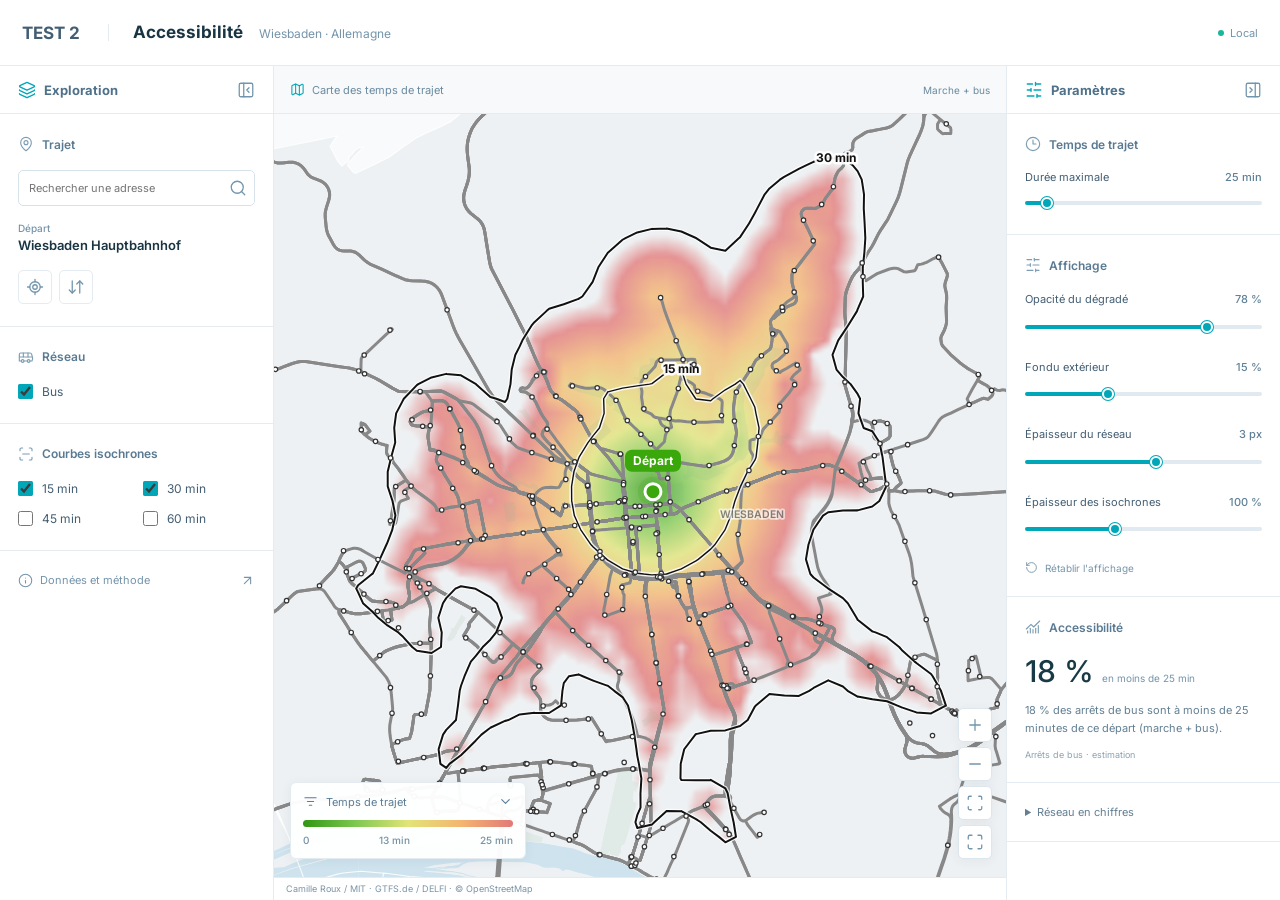
<file: wiesbaden/index.html>
<!doctype html>
<html lang="fr">
  <head>
    <meta charset="utf-8" />
    <meta name="viewport" content="width=device-width, initial-scale=1" />
    <title>TEST 2 · Accessibilité Wiesbaden</title>
    <meta name="description" content="Carte des temps de trajet en bus à Wiesbaden : choisissez un départ, toute la ville se colore selon le temps qu&#x27;il faut pour y aller (réseau Bus Wiesbaden / RMV)." />

    <link rel="canonical" href="https://gabrieloyarzun-wq.github.io/test-2-wiesbaden/wiesbaden/" />
    <meta name="theme-color" content="#00a7b9" />
    <link rel="icon" href="../test-2-icon.svg?v=1" type="image/svg+xml" />
    <meta name="author" content="Camille Roux" />
    <link rel="author" href="https://www.camilleroux.com/" />
    <meta property="og:type" content="website" />
    <meta property="og:locale" content="fr_FR" />
    <meta property="og:site_name" content="À portée de tram" />
    <meta property="og:title" content="TEST 2" />
    <meta property="og:description" content="Carte des temps de trajet en bus à Wiesbaden : choisissez un départ, toute la ville se colore selon le temps qu&#x27;il faut pour y aller (réseau Bus Wiesbaden / RMV)." />
    <meta property="og:url" content="https://gabrieloyarzun-wq.github.io/test-2-wiesbaden/wiesbaden/" />
    <meta property="og:image" content="https://gabrieloyarzun-wq.github.io/test-2-wiesbaden/og/wiesbaden.jpg?v=0" />
    <meta property="og:image:width" content="1200" />
    <meta property="og:image:height" content="630" />
    <meta property="og:image:alt" content="Carte de Wiesbaden colorée selon le temps de trajet en bus depuis Wiesbaden Hauptbahnhof, avec les isochrones 15 et 30 minutes." />
    <meta property="article:author" content="https://www.camilleroux.com/" />
    <meta property="article:published_time" content="2026-10-09T08:00:00+02:00" />
    <meta name="twitter:card" content="summary_large_image" />
    <meta name="twitter:title" content="TEST 2" />
    <meta name="twitter:description" content="Carte des temps de trajet en bus à Wiesbaden : choisissez un départ, toute la ville se colore selon le temps qu&#x27;il faut pour y aller (réseau Bus Wiesbaden / RMV)." />
    <meta name="twitter:image" content="https://gabrieloyarzun-wq.github.io/test-2-wiesbaden/og/wiesbaden.jpg?v=0" />
    <script type="application/ld+json">
    {
      "@context": "https://schema.org",
      "@graph": [
        {
          "@type": "WebApplication",
          "name": "Wiesbaden à portée de bus",
          "url": "https://gabrieloyarzun-wq.github.io/test-2-wiesbaden/wiesbaden/",
          "description": "Carte des temps de trajet en bus à Wiesbaden : choisissez un départ, toute la ville se colore selon le temps qu'il faut pour y aller (réseau Bus Wiesbaden / RMV).",
          "inLanguage": "fr",
          "applicationCategory": "TravelApplication",
          "operatingSystem": "Web",
          "isAccessibleForFree": true,
          "image": "https://gabrieloyarzun-wq.github.io/test-2-wiesbaden/og/wiesbaden.jpg",
          "author": {
            "@id": "https://www.camilleroux.com/#me"
          },
          "spatialCoverage": {
            "@type": "Place",
            "name": "Wiesbaden et communes voisines"
          },
          "isBasedOn": [
            "https://castrio.me/nyc/",
            "https://julesgrandin.github.io/paris-temps-transport/"
          ],
          "datePublished": "2026-10-09",
          "dateModified": "2026-10-09"
        },
        {
          "@type": "BreadcrumbList",
          "itemListElement": [
            {
              "@type": "ListItem",
              "position": 1,
              "name": "À portée de tram",
              "item": "https://gabrieloyarzun-wq.github.io/test-2-wiesbaden/"
            },
            {
              "@type": "ListItem",
              "position": 2,
              "name": "Wiesbaden",
              "item": "https://gabrieloyarzun-wq.github.io/test-2-wiesbaden/wiesbaden/"
            }
          ]
        },
        {
          "@type": "FAQPage",
          "mainEntity": [
            {
              "@type": "Question",
              "name": "Combien de temps faut-il pour traverser Wiesbaden en bus ?",
              "acceptedAnswer": {
                "@type": "Answer",
                "text": "Depuis le centre (Wiesbaden Hauptbahnhof), 7 % des arrêts de bus sont à moins de 15 minutes et 24 % à moins de 30 minutes, marche et attente comprises. La plus éloignée, Eltville Bahnhof Bussteig B, est à environ 140 minutes."
              }
            },
            {
              "@type": "Question",
              "name": "Quelle est la fréquence des lignes de bus à Wiesbaden ?",
              "acceptedAnswer": {
                "@type": "Answer",
                "text": "En journée de semaine, l'intervalle moyen entre deux passages est de ligne 1 : 10,1 min, ligne 3 : 15 min, ligne 4 : 10 min, ligne 5 : 10,4 min, ligne 6 : 5 min, ligne 8 : 10,2 min, ligne 9 : 15 min, ligne E : 30 min, ligne 14 : 10 min, ligne 15 : 10 min, ligne 16 : 10,1 min, ligne 17 : 10,3 min, ligne 18 : 10,3 min, ligne 20 : 22,3 min, ligne 21 : 11,3 min, ligne 22 : 26 min, ligne 23 : 10,3 min, ligne 24 : 10,1 min, ligne 26 : 30 min, ligne 27 : 10,4 min, ligne 28 : 15 min, ligne 33 : 14,7 min, ligne 34 : 30 min, ligne 37 : 24,4 min, ligne 39 : 15 min, ligne 44 : 30 min, ligne 45 : 14,4 min, ligne 46 : 30 min, ligne 47 : 30 min, ligne 48 : 22,3 min, ligne 49 : 23,6 min, ligne 54 : 15 min, ligne 55 : 26,9 min, ligne 56 : 15 min, ligne 57 : 14,9 min, ligne 58 : 15 min, ligne 60 : 15 min, ligne 62 : 7,5 min, ligne 63 : 30 min, ligne 64 : 15 min, ligne 65 : 15 min, ligne 66 : 10 min, ligne 67 : 30 min, ligne 68 : 15 min, ligne 69 : 30 min, ligne 70 : 15 min, ligne 71 : 15 min, ligne 74 : 15 min, ligne 75 : 30 min, ligne 76 : 15 min, ligne 78 : 15,3 min, ligne 79 : 30 min, ligne 80 : 15 min, ligne 81 : 15 min, ligne 90 : 10 min, ligne 91 : 10 min, ligne 92 : 10 min, ligne 93 : 10 min, ligne E5 : 10 min, ligne E6 : 30 min, ligne E8 : 10 min, ligne N2 : 10 min, ligne N3 : 10 min, ligne N4 : 10 min, ligne N5 : 10 min, ligne N9 : 10 min, ligne 171 : 30 min, ligne 262 : 15 min, ligne 269 : 30 min, ligne 271 : 30 min, ligne 272 : 30 min, ligne 273 : 30 min, ligne 274 : 30 min, ligne 275 : 30 min, ligne 611 : 30 min, ligne 612 : 30 min, ligne 613 : 30 min, ligne 614 : 30 min, ligne 625 : 30 min, ligne 626 : 30 min, ligne 630 : 13,2 min, ligne 640 : 15,9 min, ligne 652 : 30 min, ligne 653 : 30 min, ligne 654 : 30 min, ligne 656 : 30 min, ligne 660 : 15,9 min, ligne E22 : 30 min, ligne E47 : 10 min, ligne E48 : 30 min, ligne N10 : 10 min, ligne N11 : 10 min, ligne N12 : 10 min, ligne N13 : 10 min, ligne X26 : 30 min, ligne X72 : 30 min, ligne X76 : 30 min, ligne X79 : 30 min, ligne SEV50 : 9,5 min, ligne SEV51 : 12,8 min, ligne SEV52 : 9,8 min, ligne SEV53 : 7,5 min. La ligne la plus fréquente est la 6, avec un passage toutes les 5 minutes environ."
              }
            },
            {
              "@type": "Question",
              "name": "D'où viennent les horaires utilisés ?",
              "acceptedAnswer": {
                "@type": "Answer",
                "text": "Des horaires théoriques publiés par le réseau Bus Wiesbaden / RMV (format GTFS, CC BY 4.0), téléchargés le 9 octobre 2026 et valables jusqu'au 2 novembre 2026. Les temps correspondent au mardi 13 octobre 2026, entre 7 h et 20 h."
              }
            },
            {
              "@type": "Question",
              "name": "Les bus sont-ils pris en compte à Wiesbaden ?",
              "acceptedAnswer": {
                "@type": "Answer",
                "text": "Oui, en option : cochez « Bus » sous la carte. Par défaut, seuls les bus sont affichés. L'attente aux arrêts de bus peu fréquentés est plafonnée à 15 minutes."
              }
            },
            {
              "@type": "Question",
              "name": "Comment les temps de trajet sont-ils calculés ?",
              "acceptedAnswer": {
                "@type": "Answer",
                "text": "Pour chaque trajet : marche jusqu'à l'arrêt à 4,5 km/h, attente égale à la moitié de l'intervalle entre deux passages, durée prévue entre les arrêts, correspondances avec 1,5 minute de marche. Pas de temps réel ni de perturbations : c'est la ville « sur le papier »."
              }
            },
            {
              "@type": "Question",
              "name": "Qui a réalisé cette carte de Wiesbaden ?",
              "acceptedAnswer": {
                "@type": "Answer",
                "text": "L'idée vient du NYC Transit Time Cartogram d'Anthony Castrio, adapté ensuite à Paris par Jules Grandin (« C'est encore loin ? »). Ces cartes sont réalisées par Camille Roux, développeur et co-fondateur de Human Coders à Montpellier, qui présente ses autres réalisations et sa veille tech hebdomadaire sur camilleroux.com. Le code est ouvert sur GitHub."
              }
            }
          ]
        },
        {
          "@type": "Person",
          "@id": "https://www.camilleroux.com/#me",
          "name": "Camille Roux",
          "url": "https://www.camilleroux.com/",
          "image": "https://www.camilleroux.com/content/images/size/w256h256/format/jpeg/2025/05/camillecouleur---lowres-2.jpg",
          "jobTitle": "Développeur, co-fondateur de Human Coders",
          "worksFor": {
            "@type": "Organization",
            "name": "Human Coders",
            "url": "https://www.humancoders.com/"
          },
          "address": {
            "@type": "PostalAddress",
            "addressLocality": "Montpellier",
            "addressCountry": "FR"
          },
          "sameAs": [
            "https://www.linkedin.com/in/camilleroux",
            "https://x.com/CamilleRoux",
            "https://bsky.app/profile/camilleroux.com",
            "https://mastodon.social/@camilleroux",
            "https://github.com/camilleroux"
          ]
        }
      ]
    }
    </script>
    <link rel="stylesheet" href="../fonts/inter.css" />
    <link rel="stylesheet" href="../styles.css?v=9450789b" />
    <link rel="stylesheet" href="../local-embed.css?v=2" />
    <script src="../local-mode.js"></script>
    <link rel="stylesheet" href="../insights-ui.css" />
    <script defer src="../lucide.min.js"></script>
    <script defer src="../insights-ui.js?v=2"></script>
  </head>
  <body>
    <script id="city-config" type="application/json">{"slug": "wiesbaden", "name": "Wiesbaden", "dataVersion": "2d108158", "defaultFrom": {"lat": 50.0821, "lon": 8.2416, "label": "Wiesbaden Hauptbahnhof"}, "railNoun": "bus", "railStations": "arrêts de bus", "busNoun": "bus", "geocoder": "photon", "searchBbox": [49.93, 8.04, 50.17, 8.4]}</script>
    <header class="topbar">
      <nav class="topbar-inner" aria-label="Navigation principale">
        <a class="brand" href="../"><img src="../favicon.svg" width="22" height="22" alt="" /> À portée de tram</a>
        <div class="topbar-links">
          <a class="topbar-link" href="../classements/">🏆 Classements</a>
          <a class="topbar-link" href="https://www.camilleroux.com/" rel="author">camilleroux.com</a>
        </div>
      </nav>
    </header>

    <main class="page">
      <nav class="breadcrumb" aria-label="Fil d'Ariane">
        <a href="../">À portée de tram</a> <span aria-hidden="true">›</span> <span aria-current="page">Wiesbaden</span>
      </nav>

      <section class="hero">
        <h1><button id="cityTrigger" type="button" class="city-trigger" aria-haspopup="dialog" aria-expanded="false" title="Changer de ville">Wiesbaden<svg viewBox="0 0 16 16" aria-hidden="true"><path d="M3 6l5 5 5-5"/></svg></button> à portée de&nbsp;bus</h1>
        <div id="cityPanel" class="city-panel" role="dialog" aria-label="Choisir une ville" hidden>
          <div class="city-panel-head">
            <input id="citySearch" type="search" placeholder="Rechercher une ville…" aria-label="Rechercher une ville" autocomplete="off" />
            <button id="cityClose" type="button" class="icon-button" aria-label="Fermer">×</button>
          </div>
          <nav class="city-panel-list" aria-label="Villes">
            <a class="city-item current" href="../wiesbaden/" aria-current="page" data-name="wiesbaden"><img src="../og/thumb-wiesbaden.jpg" width="120" height="63" alt="" loading="lazy" /><span><strong>Wiesbaden</strong><small>Bus · Bus Wiesbaden / RMV</small></span></a>
          </nav>
        </div>
        <p class="lede">
          La ville redessinée par le temps qu'il faut pour y aller en bus. Choisissez un départ&nbsp;: la carte se
          colore selon le temps de trajet vers chaque point de Wiesbaden et ses environs.
        </p>
        <form id="searchForm" class="search" role="search" autocomplete="off">
          <label class="visually-hidden" for="searchInput">Adresse de départ</label>
          <input id="searchInput" type="search" placeholder="Partir d'une adresse… (ex. Wiesbaden Hauptbahnhof)" />
          <button type="submit" class="button primary">Partir d'ici</button>
          <ul id="searchResults" class="search-results" hidden></ul>
        </form>
        <ol class="steps" aria-label="Mode d'emploi">
          <li><strong>1. Départ</strong> Cherchez une adresse ou glissez le point vert.</li>
          <li><strong>2. Arrivée</strong> Cliquez n'importe où : durée et itinéraire détaillé.</li>
          <li><strong>3. Lecture</strong> Vert = proche, rouge = loin. Lignes noires : 15 et 30 min.</li>
        </ol>
      </section>

      <section class="map-card" aria-label="Carte des temps de trajet">
        <noscript>
          <p class="noscript">
            Cette carte interactive a besoin de JavaScript pour calculer les temps de trajet. Activez-le pour l'utiliser.
          </p>
        </noscript>
        <div id="mapStage" class="map-stage">
          <canvas id="mapCanvas"></canvas>

          <aside id="tripPanel" class="trip-panel" aria-live="polite">
            <p class="trip-eyebrow">Départ</p>
            <p id="tripFrom" class="trip-from">Chargement du réseau…</p>
            <div id="tripResult" class="trip-result" hidden>
              <div class="trip-row">
                <p class="trip-eyebrow">Arrivée</p>
                <button id="removeTo" type="button" class="link-button">Retirer</button>
              </div>
              <p id="tripTo" class="trip-to"></p>
              <p id="tripDuration" class="trip-duration"></p>
              <ol id="tripSteps" class="trip-steps"></ol>
              <div id="heatFrom" class="segmented" role="group" aria-label="Point d'où part la carte">
                <span>Carte depuis</span>
                <button type="button" data-source="from" aria-pressed="true">le départ</button>
                <button type="button" data-source="to" aria-pressed="false">l'arrivée</button>
              </div>
            </div>
            <p id="tripHint" class="trip-hint">Cliquez sur la carte pour poser une arrivée.</p>
          </aside>

          <div class="map-buttons">
            <button id="zoomIn" type="button" class="icon-button" aria-label="Zoomer">+</button>
            <button id="zoomOut" type="button" class="icon-button" aria-label="Dézoomer">−</button>
            <button id="recenter" type="button" class="icon-button" aria-label="Recentrer la carte">⌖</button>
            <button id="fullscreen" type="button" class="icon-button" aria-label="Plein écran">⤢</button>
          </div>

          <label class="pill-toggle map-bus"><input id="busToggleMap" type="checkbox" /> Ajouter les bus</label>

          <div class="legend" aria-hidden="true">
            <div id="legendBar" class="legend-bar"></div>
            <div class="legend-labels"><span>0</span><span id="legendMid"></span><span id="legendMax"></span></div>
          </div>
        </div>

        <div class="controls">
          <div class="control-group">
            <span class="control-label">Réseau</span>
            <label class="pill-toggle"><input type="checkbox" checked disabled /> Bus</label>
            <label class="pill-toggle"><input id="busToggle" type="checkbox" /> Bus</label>
          </div>
          <div id="isoToggles" class="control-group">
            <span class="control-label">Isochrones</span>
            <label class="pill-toggle"><input type="checkbox" value="15" checked /> 15 min</label>
            <label class="pill-toggle"><input type="checkbox" value="30" checked /> 30 min</label>
            <label class="pill-toggle"><input type="checkbox" value="45" /> 45 min</label>
            <label class="pill-toggle"><input type="checkbox" value="60" /> 60 min</label>
          </div>
          <div class="control-group">
            <label class="control-label" for="maxRange">Échelle</label>
            <input id="maxRange" type="range" min="20" max="90" step="5" value="25" />
            <output id="maxValue" for="maxRange">25 min</output>
          </div>
          <div class="control-group actions">
            <button id="locate" type="button" class="button">Ma position</button>
            <button id="swap" type="button" class="button">Inverser</button>
            <button id="share" type="button" class="button primary">Partager</button>
          </div>
        </div>
        <p id="reach" class="reach"></p>
        <p class="embed-credit">Adaptation locale · <a href="https://github.com/camilleroux/montpellier-temps-transport" target="_blank" rel="noopener">Camille Roux / MIT</a> · IDFM / GTFS · © OpenStreetMap · <a href="../local-notice.html" target="_blank" rel="noopener">Données et licences</a></p>
      </section>

      <section class="section" aria-labelledby="stats-title">
        <h2 id="stats-title">Wiesbaden en chiffres</h2>
        <div class="stat-grid">
          <div class="stat"><strong>24 %</strong><span>des arrêts de bus à moins de 30 min du centre (Wiesbaden Hauptbahnhof)</span></div>
          <div class="stat"><strong>1139</strong><span>arrêts de bus</span></div>
          <div class="stat"><strong>5 min</strong><span>entre deux passages sur la ligne 6, la plus fréquente</span></div>
          <div class="stat"><strong>140 min</strong><span>depuis le centre pour rejoindre Eltville Bahnhof Bussteig B, la station la plus éloignée</span></div>
        </div>
        <table class="lines-table">
          <caption>Lignes de bus du réseau Bus Wiesbaden / RMV, en journée de semaine</caption>
          <thead><tr><th scope="col">Ligne</th><th scope="col">Stations</th><th scope="col">Un passage toutes les</th></tr></thead>
          <tbody>
            <tr><td><span class="line-badge" style="background:#888888;color:#fff">1</span> </td><td>24</td><td>~10,1 min</td></tr>
            <tr><td><span class="line-badge" style="background:#888888;color:#fff">3</span> </td><td>35</td><td>~15 min</td></tr>
            <tr><td><span class="line-badge" style="background:#888888;color:#fff">4</span> </td><td>41</td><td>~10 min</td></tr>
            <tr><td><span class="line-badge" style="background:#888888;color:#fff">5</span> </td><td>63</td><td>~10,4 min</td></tr>
            <tr><td><span class="line-badge" style="background:#888888;color:#fff">6</span> </td><td>46</td><td>~5 min</td></tr>
            <tr><td><span class="line-badge" style="background:#888888;color:#fff">8</span> </td><td>36</td><td>~10,2 min</td></tr>
            <tr><td><span class="line-badge" style="background:#888888;color:#fff">9</span> </td><td>38</td><td>~15 min</td></tr>
            <tr><td><span class="line-badge" style="background:#888888;color:#fff">E</span> </td><td>26</td><td>~30 min</td></tr>
            <tr><td><span class="line-badge" style="background:#888888;color:#fff">14</span> </td><td>52</td><td>~10 min</td></tr>
            <tr><td><span class="line-badge" style="background:#888888;color:#fff">15</span> </td><td>57</td><td>~10 min</td></tr>
            <tr><td><span class="line-badge" style="background:#888888;color:#fff">16</span> </td><td>41</td><td>~10,1 min</td></tr>
            <tr><td><span class="line-badge" style="background:#888888;color:#fff">17</span> </td><td>36</td><td>~10,3 min</td></tr>
            <tr><td><span class="line-badge" style="background:#888888;color:#fff">18</span> </td><td>46</td><td>~10,3 min</td></tr>
            <tr><td><span class="line-badge" style="background:#888888;color:#fff">20</span> </td><td>18</td><td>~22,3 min</td></tr>
            <tr><td><span class="line-badge" style="background:#888888;color:#fff">21</span> </td><td>30</td><td>~11,3 min</td></tr>
            <tr><td><span class="line-badge" style="background:#888888;color:#fff">22</span> </td><td>47</td><td>~26 min</td></tr>
            <tr><td><span class="line-badge" style="background:#888888;color:#fff">23</span> </td><td>55</td><td>~10,3 min</td></tr>
            <tr><td><span class="line-badge" style="background:#888888;color:#fff">24</span> </td><td>52</td><td>~10,1 min</td></tr>
            <tr><td><span class="line-badge" style="background:#888888;color:#fff">26</span> </td><td>11</td><td>~30 min</td></tr>
            <tr><td><span class="line-badge" style="background:#888888;color:#fff">27</span> </td><td>42</td><td>~10,4 min</td></tr>
            <tr><td><span class="line-badge" style="background:#888888;color:#fff">28</span> </td><td>39</td><td>~15 min</td></tr>
            <tr><td><span class="line-badge" style="background:#888888;color:#fff">33</span> </td><td>49</td><td>~14,7 min</td></tr>
            <tr><td><span class="line-badge" style="background:#888888;color:#fff">34</span> </td><td>15</td><td>~30 min</td></tr>
            <tr><td><span class="line-badge" style="background:#888888;color:#fff">37</span> </td><td>42</td><td>~24,4 min</td></tr>
            <tr><td><span class="line-badge" style="background:#888888;color:#fff">39</span> </td><td>36</td><td>~15 min</td></tr>
            <tr><td><span class="line-badge" style="background:#888888;color:#fff">44</span> </td><td>29</td><td>~30 min</td></tr>
            <tr><td><span class="line-badge" style="background:#888888;color:#fff">45</span> </td><td>48</td><td>~14,4 min</td></tr>
            <tr><td><span class="line-badge" style="background:#888888;color:#fff">46</span> </td><td>41</td><td>~30 min</td></tr>
            <tr><td><span class="line-badge" style="background:#888888;color:#fff">47</span> </td><td>38</td><td>~30 min</td></tr>
            <tr><td><span class="line-badge" style="background:#888888;color:#fff">48</span> </td><td>31</td><td>~22,3 min</td></tr>
            <tr><td><span class="line-badge" style="background:#888888;color:#fff">49</span> </td><td>32</td><td>~23,6 min</td></tr>
            <tr><td><span class="line-badge" style="background:#888888;color:#fff">54</span> </td><td>42</td><td>~15 min</td></tr>
            <tr><td><span class="line-badge" style="background:#888888;color:#fff">55</span> </td><td>25</td><td>~26,9 min</td></tr>
            <tr><td><span class="line-badge" style="background:#888888;color:#fff">56</span> </td><td>49</td><td>~15 min</td></tr>
            <tr><td><span class="line-badge" style="background:#888888;color:#fff">57</span> </td><td>38</td><td>~14,9 min</td></tr>
            <tr><td><span class="line-badge" style="background:#888888;color:#fff">58</span> </td><td>33</td><td>~15 min</td></tr>
            <tr><td><span class="line-badge" style="background:#888888;color:#fff">60</span> </td><td>33</td><td>~15 min</td></tr>
            <tr><td><span class="line-badge" style="background:#888888;color:#fff">62</span> </td><td>49</td><td>~7,5 min</td></tr>
            <tr><td><span class="line-badge" style="background:#888888;color:#fff">63</span> </td><td>30</td><td>~30 min</td></tr>
            <tr><td><span class="line-badge" style="background:#888888;color:#fff">64</span> </td><td>42</td><td>~15 min</td></tr>
            <tr><td><span class="line-badge" style="background:#888888;color:#fff">65</span> </td><td>22</td><td>~15 min</td></tr>
            <tr><td><span class="line-badge" style="background:#888888;color:#fff">66</span> </td><td>22</td><td>~10 min</td></tr>
            <tr><td><span class="line-badge" style="background:#888888;color:#fff">67</span> </td><td>26</td><td>~30 min</td></tr>
            <tr><td><span class="line-badge" style="background:#888888;color:#fff">68</span> </td><td>47</td><td>~15 min</td></tr>
            <tr><td><span class="line-badge" style="background:#888888;color:#fff">69</span> </td><td>34</td><td>~30 min</td></tr>
            <tr><td><span class="line-badge" style="background:#888888;color:#fff">70</span> </td><td>26</td><td>~15 min</td></tr>
            <tr><td><span class="line-badge" style="background:#888888;color:#fff">71</span> </td><td>35</td><td>~15 min</td></tr>
            <tr><td><span class="line-badge" style="background:#888888;color:#fff">74</span> </td><td>35</td><td>~15 min</td></tr>
            <tr><td><span class="line-badge" style="background:#888888;color:#fff">75</span> </td><td>11</td><td>~30 min</td></tr>
            <tr><td><span class="line-badge" style="background:#888888;color:#fff">76</span> </td><td>40</td><td>~15 min</td></tr>
            <tr><td><span class="line-badge" style="background:#888888;color:#fff">78</span> </td><td>38</td><td>~15,3 min</td></tr>
            <tr><td><span class="line-badge" style="background:#888888;color:#fff">79</span> </td><td>35</td><td>~30 min</td></tr>
            <tr><td><span class="line-badge" style="background:#888888;color:#fff">80</span> </td><td>60</td><td>~15 min</td></tr>
            <tr><td><span class="line-badge" style="background:#888888;color:#fff">81</span> </td><td>30</td><td>~15 min</td></tr>
            <tr><td><span class="line-badge" style="background:#888888;color:#fff">90</span> </td><td>44</td><td>~10 min</td></tr>
            <tr><td><span class="line-badge" style="background:#888888;color:#fff">91</span> </td><td>61</td><td>~10 min</td></tr>
            <tr><td><span class="line-badge" style="background:#888888;color:#fff">92</span> </td><td>42</td><td>~10 min</td></tr>
            <tr><td><span class="line-badge" style="background:#888888;color:#fff">93</span> </td><td>54</td><td>~10 min</td></tr>
            <tr><td><span class="line-badge" style="background:#888888;color:#fff">E5</span> </td><td>9</td><td>~10 min</td></tr>
            <tr><td><span class="line-badge" style="background:#888888;color:#fff">E6</span> </td><td>23</td><td>~30 min</td></tr>
            <tr><td><span class="line-badge" style="background:#888888;color:#fff">E8</span> </td><td>9</td><td>~10 min</td></tr>
            <tr><td><span class="line-badge" style="background:#888888;color:#fff">N2</span> </td><td>48</td><td>~10 min</td></tr>
            <tr><td><span class="line-badge" style="background:#888888;color:#fff">N3</span> </td><td>38</td><td>~10 min</td></tr>
            <tr><td><span class="line-badge" style="background:#888888;color:#fff">N4</span> </td><td>36</td><td>~10 min</td></tr>
            <tr><td><span class="line-badge" style="background:#888888;color:#fff">N5</span> </td><td>38</td><td>~10 min</td></tr>
            <tr><td><span class="line-badge" style="background:#888888;color:#fff">N9</span> </td><td>33</td><td>~10 min</td></tr>
            <tr><td><span class="line-badge" style="background:#888888;color:#fff">171</span> </td><td>34</td><td>~30 min</td></tr>
            <tr><td><span class="line-badge" style="background:#888888;color:#fff">262</span> </td><td>15</td><td>~15 min</td></tr>
            <tr><td><span class="line-badge" style="background:#888888;color:#fff">269</span> </td><td>14</td><td>~30 min</td></tr>
            <tr><td><span class="line-badge" style="background:#888888;color:#fff">271</span> </td><td>23</td><td>~30 min</td></tr>
            <tr><td><span class="line-badge" style="background:#888888;color:#fff">272</span> </td><td>43</td><td>~30 min</td></tr>
            <tr><td><span class="line-badge" style="background:#888888;color:#fff">273</span> </td><td>48</td><td>~30 min</td></tr>
            <tr><td><span class="line-badge" style="background:#888888;color:#fff">274</span> </td><td>45</td><td>~30 min</td></tr>
            <tr><td><span class="line-badge" style="background:#888888;color:#fff">275</span> </td><td>43</td><td>~30 min</td></tr>
            <tr><td><span class="line-badge" style="background:#888888;color:#fff">611</span> </td><td>16</td><td>~30 min</td></tr>
            <tr><td><span class="line-badge" style="background:#888888;color:#fff">612</span> </td><td>13</td><td>~30 min</td></tr>
            <tr><td><span class="line-badge" style="background:#888888;color:#fff">613</span> </td><td>14</td><td>~30 min</td></tr>
            <tr><td><span class="line-badge" style="background:#888888;color:#fff">614</span> </td><td>13</td><td>~30 min</td></tr>
            <tr><td><span class="line-badge" style="background:#888888;color:#fff">625</span> </td><td>9</td><td>~30 min</td></tr>
            <tr><td><span class="line-badge" style="background:#888888;color:#fff">626</span> </td><td>9</td><td>~30 min</td></tr>
            <tr><td><span class="line-badge" style="background:#888888;color:#fff">630</span> </td><td>17</td><td>~13,2 min</td></tr>
            <tr><td><span class="line-badge" style="background:#888888;color:#fff">640</span> </td><td>9</td><td>~15,9 min</td></tr>
            <tr><td><span class="line-badge" style="background:#888888;color:#fff">652</span> </td><td>14</td><td>~30 min</td></tr>
            <tr><td><span class="line-badge" style="background:#888888;color:#fff">653</span> </td><td>16</td><td>~30 min</td></tr>
            <tr><td><span class="line-badge" style="background:#888888;color:#fff">654</span> </td><td>26</td><td>~30 min</td></tr>
            <tr><td><span class="line-badge" style="background:#888888;color:#fff">656</span> </td><td>14</td><td>~30 min</td></tr>
            <tr><td><span class="line-badge" style="background:#888888;color:#fff">660</span> </td><td>16</td><td>~15,9 min</td></tr>
            <tr><td><span class="line-badge" style="background:#888888;color:#fff">E22</span> </td><td>6</td><td>~30 min</td></tr>
            <tr><td><span class="line-badge" style="background:#888888;color:#fff">E47</span> </td><td>28</td><td>~10 min</td></tr>
            <tr><td><span class="line-badge" style="background:#888888;color:#fff">E48</span> </td><td>10</td><td>~30 min</td></tr>
            <tr><td><span class="line-badge" style="background:#888888;color:#fff">N10</span> </td><td>46</td><td>~10 min</td></tr>
            <tr><td><span class="line-badge" style="background:#888888;color:#fff">N11</span> </td><td>35</td><td>~10 min</td></tr>
            <tr><td><span class="line-badge" style="background:#888888;color:#fff">N12</span> </td><td>37</td><td>~10 min</td></tr>
            <tr><td><span class="line-badge" style="background:#888888;color:#fff">N13</span> </td><td>13</td><td>~10 min</td></tr>
            <tr><td><span class="line-badge" style="background:#888888;color:#fff">X26</span> </td><td>10</td><td>~30 min</td></tr>
            <tr><td><span class="line-badge" style="background:#888888;color:#fff">X72</span> </td><td>11</td><td>~30 min</td></tr>
            <tr><td><span class="line-badge" style="background:#888888;color:#fff">X76</span> </td><td>25</td><td>~30 min</td></tr>
            <tr><td><span class="line-badge" style="background:#888888;color:#fff">X79</span> </td><td>38</td><td>~30 min</td></tr>
            <tr><td><span class="line-badge" style="background:#888888;color:#fff">SEV50</span> </td><td>36</td><td>~9,5 min</td></tr>
            <tr><td><span class="line-badge" style="background:#888888;color:#fff">SEV51</span> </td><td>18</td><td>~12,8 min</td></tr>
            <tr><td><span class="line-badge" style="background:#888888;color:#fff">SEV52</span> </td><td>14</td><td>~9,8 min</td></tr>
            <tr><td><span class="line-badge" style="background:#888888;color:#fff">SEV53</span> </td><td>17</td><td>~7,5 min</td></tr>
          </tbody>
        </table>

      </section>

      <section class="section" aria-labelledby="faq-title">
        <h2 id="faq-title">Questions fréquentes</h2>
        <details class="faq"><summary>Combien de temps faut-il pour traverser Wiesbaden en bus ?</summary><p>Depuis le centre (Wiesbaden Hauptbahnhof), 7 % des arrêts de bus sont à moins de 15 minutes et 24 % à moins de 30 minutes, marche et attente comprises. La plus éloignée, Eltville Bahnhof Bussteig B, est à environ 140 minutes.</p></details>
        <details class="faq"><summary>Quelle est la fréquence des lignes de bus à Wiesbaden ?</summary><p>En journée de semaine, l&#x27;intervalle moyen entre deux passages est de ligne 1 : 10,1 min, ligne 3 : 15 min, ligne 4 : 10 min, ligne 5 : 10,4 min, ligne 6 : 5 min, ligne 8 : 10,2 min, ligne 9 : 15 min, ligne E : 30 min, ligne 14 : 10 min, ligne 15 : 10 min, ligne 16 : 10,1 min, ligne 17 : 10,3 min, ligne 18 : 10,3 min, ligne 20 : 22,3 min, ligne 21 : 11,3 min, ligne 22 : 26 min, ligne 23 : 10,3 min, ligne 24 : 10,1 min, ligne 26 : 30 min, ligne 27 : 10,4 min, ligne 28 : 15 min, ligne 33 : 14,7 min, ligne 34 : 30 min, ligne 37 : 24,4 min, ligne 39 : 15 min, ligne 44 : 30 min, ligne 45 : 14,4 min, ligne 46 : 30 min, ligne 47 : 30 min, ligne 48 : 22,3 min, ligne 49 : 23,6 min, ligne 54 : 15 min, ligne 55 : 26,9 min, ligne 56 : 15 min, ligne 57 : 14,9 min, ligne 58 : 15 min, ligne 60 : 15 min, ligne 62 : 7,5 min, ligne 63 : 30 min, ligne 64 : 15 min, ligne 65 : 15 min, ligne 66 : 10 min, ligne 67 : 30 min, ligne 68 : 15 min, ligne 69 : 30 min, ligne 70 : 15 min, ligne 71 : 15 min, ligne 74 : 15 min, ligne 75 : 30 min, ligne 76 : 15 min, ligne 78 : 15,3 min, ligne 79 : 30 min, ligne 80 : 15 min, ligne 81 : 15 min, ligne 90 : 10 min, ligne 91 : 10 min, ligne 92 : 10 min, ligne 93 : 10 min, ligne E5 : 10 min, ligne E6 : 30 min, ligne E8 : 10 min, ligne N2 : 10 min, ligne N3 : 10 min, ligne N4 : 10 min, ligne N5 : 10 min, ligne N9 : 10 min, ligne 171 : 30 min, ligne 262 : 15 min, ligne 269 : 30 min, ligne 271 : 30 min, ligne 272 : 30 min, ligne 273 : 30 min, ligne 274 : 30 min, ligne 275 : 30 min, ligne 611 : 30 min, ligne 612 : 30 min, ligne 613 : 30 min, ligne 614 : 30 min, ligne 625 : 30 min, ligne 626 : 30 min, ligne 630 : 13,2 min, ligne 640 : 15,9 min, ligne 652 : 30 min, ligne 653 : 30 min, ligne 654 : 30 min, ligne 656 : 30 min, ligne 660 : 15,9 min, ligne E22 : 30 min, ligne E47 : 10 min, ligne E48 : 30 min, ligne N10 : 10 min, ligne N11 : 10 min, ligne N12 : 10 min, ligne N13 : 10 min, ligne X26 : 30 min, ligne X72 : 30 min, ligne X76 : 30 min, ligne X79 : 30 min, ligne SEV50 : 9,5 min, ligne SEV51 : 12,8 min, ligne SEV52 : 9,8 min, ligne SEV53 : 7,5 min. La ligne la plus fréquente est la 6, avec un passage toutes les 5 minutes environ.</p></details>
        <details class="faq"><summary>D&#x27;où viennent les horaires utilisés ?</summary><p>Des horaires théoriques publiés par le réseau Bus Wiesbaden / RMV (format GTFS, CC BY 4.0), téléchargés le 9 octobre 2026 et valables jusqu&#x27;au 2 novembre 2026. Les temps correspondent au mardi 13 octobre 2026, entre 7 h et 20 h.</p></details>
        <details class="faq"><summary>Les bus sont-ils pris en compte à Wiesbaden ?</summary><p>Oui, en option : cochez « Bus » sous la carte. Par défaut, seuls les bus sont affichés. L&#x27;attente aux arrêts de bus peu fréquentés est plafonnée à 15 minutes.</p></details>
        <details class="faq"><summary>Comment les temps de trajet sont-ils calculés ?</summary><p>Pour chaque trajet : marche jusqu&#x27;à l&#x27;arrêt à 4,5 km/h, attente égale à la moitié de l&#x27;intervalle entre deux passages, durée prévue entre les arrêts, correspondances avec 1,5 minute de marche. Pas de temps réel ni de perturbations : c&#x27;est la ville « sur le papier ».</p></details>
        <details class="faq"><summary>Qui a réalisé cette carte de Wiesbaden ?</summary><p>L'idée vient du <a href="https://castrio.me/nyc/">NYC Transit Time Cartogram</a> d'Anthony Castrio, adapté ensuite à Paris par Jules Grandin (<a href="https://julesgrandin.github.io/paris-temps-transport/">C'est encore loin&nbsp;?</a>). Ces cartes sont réalisées par <a href="https://www.camilleroux.com/" rel="author">Camille Roux</a>, développeur et co-fondateur de Human Coders à Montpellier&nbsp;: découvrez <a href="https://www.camilleroux.com/realisations/">ses autres réalisations</a> et <a href="https://www.camilleroux.com/veille/">sa veille tech hebdomadaire</a>. Le code est ouvert sur <a href="https://github.com/camilleroux/montpellier-temps-transport">GitHub</a>.</p></details>
      </section>

      <section class="section" aria-labelledby="cities-title">
        <h2 id="cities-title">Les autres villes</h2>
        <div class="city-grid">

        </div>
        <aside class="follow-card" aria-label="Nouvelles villes">
          <div class="follow-text">
            <p class="follow-title">Suivre les nouvelles villes</p>
            <p>Chaque nouvelle ville est annoncée sur X et LinkedIn. La vôtre n'est pas encore là&nbsp;?
            <a href="https://github.com/camilleroux/montpellier-temps-transport/issues" rel="noopener">Proposez-la sur GitHub</a>.</p>
          </div>
          <div class="follow-actions">
            <a class="button follow-x" href="https://x.com/CamilleRoux" rel="me noopener"><svg viewBox="0 0 24 24" aria-hidden="true"><path d="M18.24 2.25h3.31l-7.23 8.26 8.5 11.24h-6.65l-5.21-6.82-5.97 6.82H1.68l7.73-8.84L1.25 2.25h6.83l4.71 6.23zm-1.16 17.52h1.83L7.08 4.13H5.12z"/></svg> Suivre sur X</a>
            <a class="button follow-linkedin" href="https://www.linkedin.com/in/camilleroux" rel="me noopener"><svg viewBox="0 0 24 24" aria-hidden="true"><path d="M20.45 20.45h-3.56v-5.57c0-1.33-.02-3.04-1.85-3.04-1.85 0-2.13 1.45-2.13 2.94v5.67H9.35V9h3.41v1.56h.05c.48-.9 1.64-1.85 3.37-1.85 3.6 0 4.27 2.37 4.27 4.9v6.29zM5.34 7.43a2.06 2.06 0 1 1 0-4.12 2.06 2.06 0 0 1 0 4.12zM7.12 20.45H3.56V9h3.56zM22.23 0H1.77C.79 0 0 .77 0 1.73v20.54C0 23.23.79 24 1.77 24h20.45c.98 0 1.78-.77 1.78-1.73V1.73C24 .77 23.2 0 22.22 0z"/></svg> Suivre sur LinkedIn</a>
          </div>
        </aside>
      </section>
    </main>

    <footer class="site-footer">
      <div class="footer-inner">
        <p class="footer-author">
          Un projet de <a href="https://www.camilleroux.com/" rel="author">Camille Roux</a>, développeur et co-fondateur de Human Coders,
          à Montpellier, d'après l'idée d'Anthony Castrio et de Jules Grandin. Découvrez
          <a href="https://www.camilleroux.com/realisations/">ses autres réalisations</a> et sa
          <a href="https://www.camilleroux.com/veille/">veille tech hebdomadaire</a>.
        </p>
        <p class="footer-links">Villes&nbsp;: <a href="../wiesbaden/">Wiesbaden</a></p>
        <p class="footer-links">
          <a href="https://github.com/camilleroux/montpellier-temps-transport" rel="noopener">Code source sur GitHub</a> ·
          <a href="https://github.com/camilleroux/montpellier-temps-transport/issues" rel="noopener">Proposer une ville ou signaler une erreur</a> ·
          <a href="../classements/">Classements</a> ·
          <a href="../mentions-legales/">Mentions légales et licences</a>
        </p>
        <p class="footer-credits">
          Idée originale&nbsp;: le <a href="https://castrio.me/nyc/">NYC Transit Time Cartogram</a> d'Anthony Castrio,
          adapté ensuite à Paris par Jules Grandin
          (<a href="https://julesgrandin.github.io/paris-temps-transport/">C'est encore loin&nbsp;?</a>).
          Horaires&nbsp;: <a href="https://www.gtfs.de/en/feeds/de_nv/">GTFS Bus Wiesbaden / RMV</a> (Wiesbaden et communes voisines). Fond de carte © <a href="https://www.openstreetmap.org/copyright">contributeurs OpenStreetMap</a>,
          limites administratives OpenStreetMap, recherche d'adresse via
          <a href="https://photon.komoot.io/">Photon</a> (komoot, données OpenStreetMap).
          Données calculées publiées sous licence <a href="https://opendatacommons.org/licenses/odbl/1-0/">ODbL</a>, code sous licence MIT.
        </p>
      </div>
    </footer>

    <div id="toast" class="toast" role="status" hidden></div>
    <script type="module" src="../app.js?v=z25a"></script>

  </body>
</html>
</file>
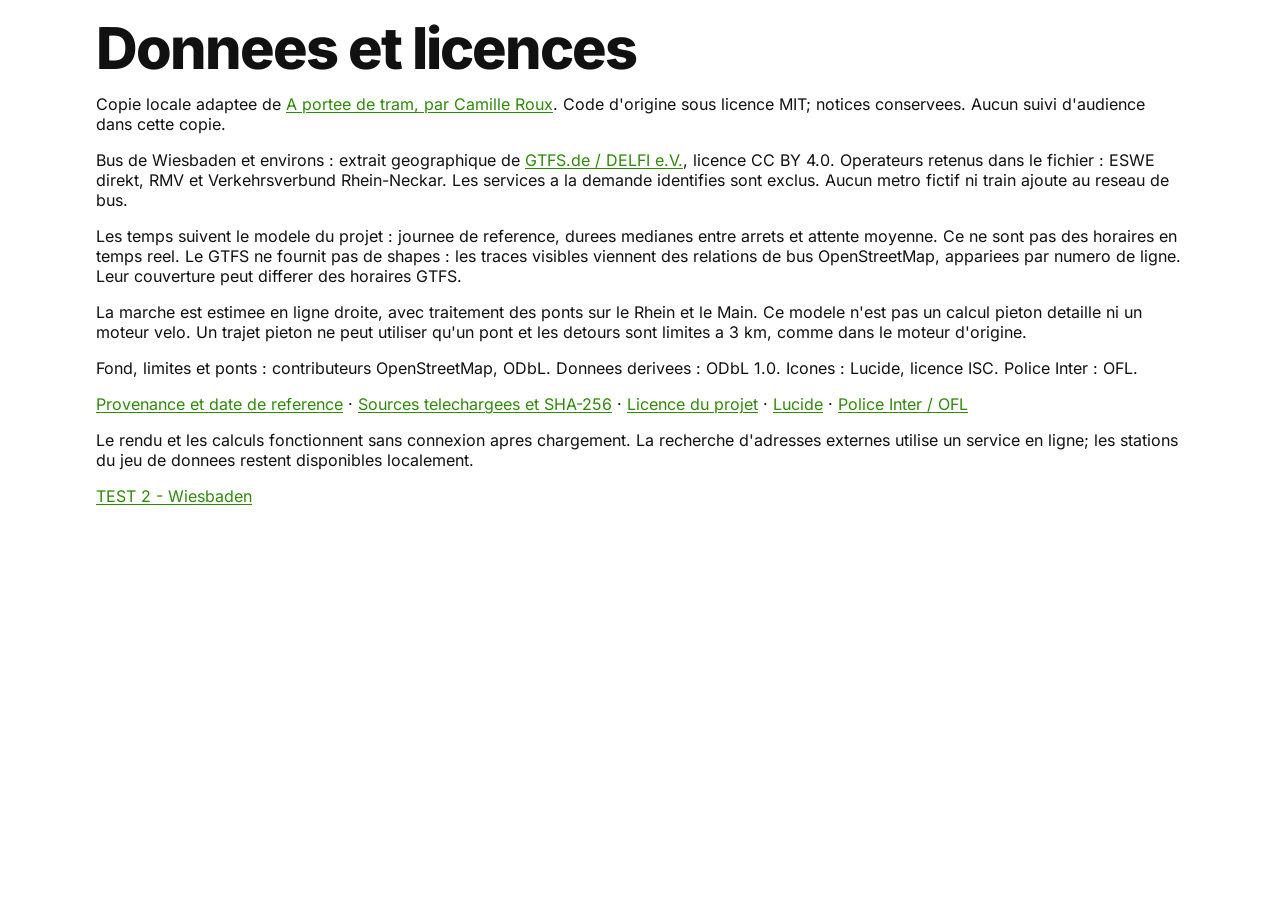
<file: local-notice.html>
<!doctype html>
<html lang="fr"><head><meta charset="utf-8"><meta name="viewport" content="width=device-width,initial-scale=1"><title>TEST 2 - Donnees et licences - Wiesbaden</title><link rel="stylesheet" href="fonts/inter.css"><link rel="stylesheet" href="styles.css"></head>
<body><main class="page"><h1>Donnees et licences</h1>
<p>Copie locale adaptee de <a href="https://github.com/camilleroux/montpellier-temps-transport">A portee de tram, par Camille Roux</a>. Code d'origine sous licence MIT; notices conservees. Aucun suivi d'audience dans cette copie.</p>
<p>Bus de Wiesbaden et environs : extrait geographique de <a href="https://www.gtfs.de/en/feeds/de_nv/">GTFS.de / DELFI e.V.</a>, licence CC BY 4.0. Operateurs retenus dans le fichier : ESWE direkt, RMV et Verkehrsverbund Rhein-Neckar. Les services a la demande identifies sont exclus. Aucun metro fictif ni train ajoute au reseau de bus.</p>
<p>Les temps suivent le modele du projet : journee de reference, durees medianes entre arrets et attente moyenne. Ce ne sont pas des horaires en temps reel. Le GTFS ne fournit pas de shapes : les traces visibles viennent des relations de bus OpenStreetMap, appariees par numero de ligne. Leur couverture peut differer des horaires GTFS.</p>
<p>La marche est estimee en ligne droite, avec traitement des ponts sur le Rhein et le Main. Ce modele n'est pas un calcul pieton detaille ni un moteur velo. Un trajet pieton ne peut utiliser qu'un pont et les detours sont limites a 3 km, comme dans le moteur d'origine.</p>
<p>Fond, limites et ponts : contributeurs OpenStreetMap, ODbL. Donnees derivees : ODbL 1.0. Icones : Lucide, licence ISC. Police Inter : OFL.</p>
<p><a href="provenance/wiesbaden.json">Provenance et date de reference</a> · <a href="provenance/manifest.json">Sources telechargees et SHA-256</a> · <a href="LICENSE.txt">Licence du projet</a> · <a href="LUCIDE-LICENSE.txt">Lucide</a> · <a href="fonts/OFL.txt">Police Inter / OFL</a></p>
<p>Le rendu et les calculs fonctionnent sans connexion apres chargement. La recherche d'adresses externes utilise un service en ligne; les stations du jeu de donnees restent disponibles localement.</p>
<p><a href="wiesbaden/?embed=1">TEST 2 - Wiesbaden</a></p></main></body></html>
</file>
<file: fonts/inter.css>
@font-face { font-family: 'Inter'; font-style: normal; font-display: swap; font-weight: 400; src: url('./inter-latin-400-normal.woff2') format('woff2'); }
@font-face { font-family: 'Inter'; font-style: normal; font-display: swap; font-weight: 500; src: url('./inter-latin-500-normal.woff2') format('woff2'); }
@font-face { font-family: 'Inter'; font-style: normal; font-display: swap; font-weight: 600; src: url('./inter-latin-600-normal.woff2') format('woff2'); }
@font-face { font-family: 'Inter'; font-style: normal; font-display: swap; font-weight: 700; src: url('./inter-latin-700-normal.woff2') format('woff2'); }
@font-face { font-family: 'Inter'; font-style: normal; font-display: swap; font-weight: 800; src: url('./inter-latin-800-normal.woff2') format('woff2'); }
</file>
<file: styles.css>
:root {
  --green: #3aa70b;
  --green-strong: #2f8a08;
  --green-soft: #eaf6e3;
  --ink: #111111;
  --ink-soft: #4b4b4b;
  --muted: #7a7a7a;
  --line: #e6e6e6;
  --surface: #ffffff;
  --surface-alt: #f7f7f5;
  --radius: 16px;
  --shadow: 0 6px 24px rgba(0, 0, 0, 0.08);
  font-family: "Inter", -apple-system, BlinkMacSystemFont, "Segoe UI", Roboto, sans-serif;
  color: var(--ink);
  background: var(--surface);
}

* {
  box-sizing: border-box;
}

body {
  margin: 0;
  background: var(--surface);
  -webkit-font-smoothing: antialiased;
}

a {
  color: var(--green-strong);
  text-underline-offset: 2px;
}

.visually-hidden {
  position: absolute;
  width: 1px;
  height: 1px;
  overflow: hidden;
  clip: rect(0 0 0 0);
}

/* --- Top bar ------------------------------------------------------------ */

.topbar {
  position: sticky;
  top: 0;
  z-index: 20;
  padding: 10px 16px;
}

.topbar-inner {
  max-width: 1120px;
  margin: 0 auto;
  display: flex;
  align-items: center;
  justify-content: space-between;
  gap: 12px;
  padding: 10px 18px;
  border: 1px solid var(--line);
  border-radius: 14px;
  background: rgba(255, 255, 255, 0.86);
  backdrop-filter: blur(12px);
  -webkit-backdrop-filter: blur(12px);
}

.brand {
  display: inline-flex;
  align-items: center;
  gap: 8px;
  color: var(--ink);
  font-weight: 700;
  text-decoration: none;
  letter-spacing: -0.02em;
}

.brand img {
  border-radius: 6px;
}

.topbar-links {
  display: flex;
  align-items: center;
  gap: 16px;
}

.topbar-link {
  color: var(--ink-soft);
  font-weight: 500;
  font-size: 0.95rem;
  text-decoration: none;
}

.topbar-link:hover {
  color: var(--ink);
}

/* --- Hero --------------------------------------------------------------- */

.page {
  max-width: 1120px;
  margin: 0 auto;
  padding: 0 16px 56px;
}

.hero {
  display: flex;
  flex-direction: column;
  align-items: center;
  text-align: center;
  padding: 40px 0 28px;
}

.chip {
  display: inline-flex;
  align-items: center;
  gap: 6px;
  padding: 5px 12px;
  border: 1px solid var(--line);
  border-radius: 999px;
  font-size: 0.88rem;
  font-weight: 500;
}

.city-switch {
  display: flex;
  flex-wrap: wrap;
  justify-content: center;
  gap: 6px;
}

.hero .city-switch {
  margin-top: 18px;
}

.city-switch a.chip {
  color: var(--ink-soft);
  text-decoration: none;
}

.city-switch a.chip:hover {
  border-color: #cfcfcf;
  color: var(--ink);
}

/* Changer de ville : nom cliquable dans le titre + panneau */

.city-trigger {
  display: inline-flex;
  align-items: center;
  gap: 0.12em;
  padding: 0 0.08em;
  border: 0;
  border-radius: 0.18em;
  background: none;
  color: inherit;
  font: inherit;
  letter-spacing: inherit;
  text-decoration: underline dashed var(--green);
  text-decoration-thickness: 0.06em;
  text-underline-offset: 0.14em;
  cursor: pointer;
  transition: background 0.15s;
}

.city-trigger:hover,
.city-trigger[aria-expanded="true"] {
  background: var(--green-soft);
}

.city-trigger svg {
  width: 0.5em;
  height: 0.5em;
  margin-top: 0.08em;
  fill: none;
  stroke: var(--green);
  stroke-width: 2.6;
  stroke-linecap: round;
  stroke-linejoin: round;
}

.hero {
  position: relative;
}

.city-panel {
  position: absolute;
  top: 128px;
  left: 50%;
  z-index: 25;
  width: min(720px, calc(100vw - 32px));
  max-height: min(520px, 70vh);
  overflow: auto;
  transform: translateX(-50%);
  padding: 14px;
  border: 1px solid var(--line);
  border-radius: 18px;
  background: var(--surface);
  box-shadow: 0 18px 50px rgba(0, 0, 0, 0.18);
  text-align: left;
}

.city-panel-head {
  position: sticky;
  top: -14px;
  display: flex;
  gap: 8px;
  margin: -14px -14px 10px;
  padding: 14px;
  background: var(--surface);
}

.city-panel-head input {
  flex: 1;
  min-width: 0;
  padding: 11px 14px;
  border: 1px solid var(--line);
  border-radius: 10px;
  font: inherit;
  font-size: 1rem;
}

.city-panel-head input:focus {
  outline: 2px solid var(--green);
  outline-offset: 1px;
  border-color: transparent;
}

.city-panel-list {
  display: grid;
  grid-template-columns: repeat(auto-fill, minmax(200px, 1fr));
  gap: 8px;
}

.city-item {
  display: flex;
  align-items: center;
  gap: 10px;
  padding: 6px;
  border: 1px solid transparent;
  border-radius: 12px;
  color: var(--ink);
  text-decoration: none;
}

.city-item[hidden] {
  display: none;
}

.city-item:hover,
.city-item:focus-visible {
  border-color: var(--line);
  background: var(--surface-alt);
}

.city-item.current {
  border-color: var(--green);
  background: var(--green-soft);
}

.city-item img {
  flex: none;
  width: 72px;
  height: 46px;
  border-radius: 8px;
  object-fit: cover;
  object-position: center 65%;
  background: var(--surface-alt);
}

.city-item strong {
  display: block;
  font-size: 0.98rem;
  letter-spacing: -0.01em;
}

.city-item small {
  display: block;
  color: var(--muted);
  font-size: 0.8rem;
}

@media (max-width: 720px) {
  /* Sur mobile, le panneau monte du bas de l'écran. */
  .city-panel {
    position: fixed;
    top: auto;
    bottom: 0;
    left: 0;
    width: 100%;
    max-height: 78vh;
    transform: none;
    border-radius: 18px 18px 0 0;
    padding-bottom: calc(14px + env(safe-area-inset-bottom));
  }

  .city-panel-list {
    grid-template-columns: 1fr;
  }
}

.chip.active {
  border-color: var(--green);
  background: var(--green-soft);
}

h1 {
  margin: 18px 0 10px;
  font-size: clamp(2.2rem, 6vw, 3.6rem);
  font-weight: 800;
  letter-spacing: -0.035em;
  line-height: 1.05;
}

.lede {
  max-width: 620px;
  margin: 0;
  color: var(--ink-soft);
  font-size: 1.12rem;
  line-height: 1.5;
  letter-spacing: -0.01em;
}

.original-map {
  max-width: 620px;
  margin: 18px auto 0;
  text-align: left;
  padding: 12px 16px;
  border-left: 4px solid var(--green);
  border-radius: 0 12px 12px 0;
  background: var(--green-soft);
  color: var(--ink-soft);
  font-size: 0.98rem;
  line-height: 1.5;
}

.original-map p {
  margin: 0;
}

.original-map strong {
  color: var(--ink);
}

.search {
  position: relative;
  display: flex;
  gap: 8px;
  width: min(560px, 100%);
  margin-top: 26px;
}

.search input {
  flex: 1;
  min-width: 0;
  padding: 12px 16px;
  border: 1px solid var(--line);
  border-radius: 10px;
  font: inherit;
  font-size: 1rem;
  background: var(--surface);
}

.search input:focus {
  outline: 2px solid var(--green);
  outline-offset: 1px;
  border-color: transparent;
}

.search-results {
  position: absolute;
  top: calc(100% + 6px);
  left: 0;
  right: 0;
  z-index: 15;
  margin: 0;
  padding: 6px;
  list-style: none;
  text-align: left;
  border: 1px solid var(--line);
  border-radius: 12px;
  background: var(--surface);
  box-shadow: var(--shadow);
}

.search-results button {
  display: block;
  width: 100%;
  padding: 9px 10px;
  border: 0;
  border-radius: 8px;
  background: none;
  font: inherit;
  text-align: left;
  cursor: pointer;
}

.search-results button:hover,
.search-results button:focus-visible {
  background: var(--surface-alt);
}

.search-results small {
  display: block;
  color: var(--muted);
}

/* --- Buttons ------------------------------------------------------------ */

.button {
  padding: 10px 16px;
  border: 1px solid var(--line);
  border-radius: 10px;
  background: var(--surface);
  color: var(--ink);
  font: inherit;
  font-weight: 600;
  letter-spacing: -0.01em;
  cursor: pointer;
  white-space: nowrap;
}

.button:hover {
  border-color: #cfcfcf;
}

.button.primary {
  border-color: var(--green);
  background: var(--green);
  color: #fff;
}

.button.primary:hover {
  background: var(--green-strong);
}

.icon-button {
  width: 38px;
  height: 38px;
  border: 1px solid var(--line);
  border-radius: 10px;
  background: var(--surface);
  color: var(--ink);
  font: inherit;
  font-size: 1.15rem;
  font-weight: 600;
  line-height: 1;
  cursor: pointer;
  box-shadow: 0 2px 8px rgba(0, 0, 0, 0.06);
}

.icon-button[hidden] {
  display: none;
}

.icon-button:hover {
  background: var(--surface-alt);
}

/* --- Map card ----------------------------------------------------------- */

.map-card {
  border: 1px solid var(--line);
  border-radius: var(--radius);
  background: var(--surface);
  overflow: hidden;
}

.map-stage {
  position: relative;
  height: min(72vh, 720px);
  min-height: 420px;
  background: #f1efe9;
}

.map-stage:fullscreen {
  height: 100vh;
}

#mapCanvas {
  display: block;
  width: 100%;
  height: 100%;
  touch-action: none;
  cursor: crosshair;
}

#mapCanvas.panning {
  cursor: grabbing;
}

#mapCanvas.over-marker {
  cursor: grab;
}

.noscript {
  margin: 0;
  padding: 16px 18px;
  border-bottom: 1px solid var(--line);
  background: var(--green-soft);
  font-weight: 500;
}

.trip-panel {
  position: absolute;
  top: 14px;
  left: 14px;
  width: 290px;
  max-height: calc(100% - 28px);
  overflow: auto;
  padding: 14px 16px;
  border: 1px solid var(--line);
  border-radius: 14px;
  background: rgba(255, 255, 255, 0.95);
  box-shadow: var(--shadow);
}

.trip-panel p {
  margin: 0;
}

.trip-eyebrow {
  color: var(--muted);
  font-size: 0.72rem;
  font-weight: 700;
  letter-spacing: 0.06em;
  text-transform: uppercase;
}

.trip-from,
.trip-to {
  margin-top: 2px !important;
  font-weight: 600;
  letter-spacing: -0.01em;
}

.trip-result {
  margin-top: 12px;
  padding-top: 12px;
  border-top: 1px solid var(--line);
}

.trip-duration {
  margin-top: 8px !important;
  font-size: 2rem;
  font-weight: 800;
  letter-spacing: -0.03em;
}

.trip-steps {
  margin: 10px 0 0;
  padding: 0;
  list-style: none;
  font-size: 0.9rem;
  color: var(--ink-soft);
}

.trip-steps li {
  display: flex;
  align-items: baseline;
  gap: 8px;
  padding: 4px 0;
}

.trip-steps .badge {
  flex: none;
  min-width: 26px;
  padding: 2px 6px;
  border-radius: 6px;
  font-size: 0.78rem;
  font-weight: 700;
  text-align: center;
}

.trip-steps .walk {
  background: var(--surface-alt);
  color: var(--ink-soft);
}

.trip-steps .minutes {
  margin-left: auto;
  color: var(--muted);
  white-space: nowrap;
}

.trip-row {
  display: flex;
  align-items: baseline;
  justify-content: space-between;
}

.link-button {
  padding: 0;
  border: 0;
  background: none;
  color: var(--muted);
  font: inherit;
  font-size: 0.8rem;
  text-decoration: underline;
  text-underline-offset: 2px;
  cursor: pointer;
}

.link-button:hover {
  color: var(--ink);
}

.segmented {
  display: flex;
  align-items: center;
  flex-wrap: wrap;
  gap: 4px;
  margin-top: 12px;
  padding-top: 10px;
  border-top: 1px solid var(--line);
  font-size: 0.8rem;
  color: var(--muted);
}

.segmented span {
  margin-right: 4px;
}

.segmented button {
  padding: 4px 10px;
  border: 1px solid var(--line);
  border-radius: 999px;
  background: var(--surface);
  color: var(--ink-soft);
  font: inherit;
  font-weight: 500;
  cursor: pointer;
}

.segmented button[aria-pressed="true"] {
  border-color: var(--green);
  background: var(--green-soft);
  color: var(--ink);
}

.trip-hint {
  margin-top: 10px !important;
  color: var(--muted);
  font-size: 0.85rem;
}

.map-buttons {
  position: absolute;
  top: 14px;
  right: 14px;
  display: flex;
  flex-direction: column;
  gap: 6px;
}

.map-bus {
  position: absolute;
  right: 14px;
  bottom: 14px;
  background: rgba(255, 255, 255, 0.95);
  box-shadow: var(--shadow);
}

.legend {
  position: absolute;
  left: 14px;
  bottom: 14px;
  width: 220px;
  padding: 10px 12px 8px;
  border: 1px solid var(--line);
  border-radius: 12px;
  background: rgba(255, 255, 255, 0.92);
}

.legend-bar {
  height: 10px;
  border-radius: 999px;
}

.legend-labels {
  display: flex;
  justify-content: space-between;
  margin-top: 4px;
  color: var(--ink-soft);
  font-size: 0.75rem;
  font-weight: 500;
}

/* --- Controls ----------------------------------------------------------- */

.controls {
  display: flex;
  flex-wrap: wrap;
  align-items: center;
  gap: 14px 22px;
  padding: 16px 18px;
  border-top: 1px solid var(--line);
}

.control-group {
  display: flex;
  flex-wrap: wrap;
  align-items: center;
  gap: 6px;
}

.control-group.actions {
  margin-left: auto;
}

.control-label {
  margin-right: 4px;
  color: var(--muted);
  font-size: 0.75rem;
  font-weight: 700;
  letter-spacing: 0.06em;
  text-transform: uppercase;
}

.pill-toggle {
  display: inline-flex;
  align-items: center;
  gap: 6px;
  padding: 6px 12px;
  border: 1px solid var(--line);
  border-radius: 999px;
  font-size: 0.9rem;
  font-weight: 500;
  cursor: pointer;
  user-select: none;
}

.pill-toggle:has(input:checked) {
  border-color: var(--green);
  background: var(--green-soft);
}

.pill-toggle:has(input:disabled) {
  cursor: default;
}

.pill-toggle input {
  margin: 0;
  accent-color: var(--green);
}

input[type="range"] {
  width: 140px;
  accent-color: var(--green);
}

output {
  min-width: 52px;
  font-size: 0.9rem;
  font-weight: 600;
}

.reach {
  margin: 0;
  padding: 0 18px 16px;
  color: var(--ink-soft);
  font-size: 0.92rem;
}

/* --- Sections sous la carte ------------------------------------------ */

.page-title {
  margin: 0 0 8px;
  color: var(--ink);
  font-size: 2rem;
  letter-spacing: -0.03em;
}

.breadcrumb {
  padding-top: 18px;
  color: var(--muted);
  font-size: 0.85rem;
}

.breadcrumb a {
  color: var(--ink-soft);
  text-decoration: none;
}

.breadcrumb a:hover {
  text-decoration: underline;
}

.steps {
  display: grid;
  grid-template-columns: repeat(3, minmax(0, 1fr));
  gap: 10px;
  width: min(760px, 100%);
  margin: 20px 0 0;
  padding: 0;
  list-style: none;
  text-align: left;
  color: var(--ink-soft);
  font-size: 0.88rem;
  line-height: 1.4;
}

.steps li {
  padding: 10px 12px;
  border: 1px solid var(--line);
  border-radius: 12px;
  background: var(--surface-alt);
}

.steps strong {
  display: block;
  margin-bottom: 2px;
  color: var(--ink);
}

.steps.large {
  width: 100%;
  font-size: 0.98rem;
}

.steps.large li {
  padding: 16px 18px;
}

.section {
  max-width: 880px;
  margin: 52px auto 0;
  color: var(--ink-soft);
  line-height: 1.6;
}

.section h2 {
  margin: 0 0 16px;
  color: var(--ink);
  font-size: 1.5rem;
  letter-spacing: -0.03em;
}

.stat-grid {
  display: grid;
  grid-template-columns: repeat(4, minmax(0, 1fr));
  gap: 12px;
}

.stat {
  padding: 16px;
  border: 1px solid var(--line);
  border-radius: 14px;
}

.stat strong {
  display: block;
  color: var(--ink);
  font-size: 1.7rem;
  font-weight: 800;
  letter-spacing: -0.03em;
}

.stat span {
  display: block;
  margin-top: 4px;
  font-size: 0.88rem;
  line-height: 1.35;
}

.lines-table {
  width: 100%;
  margin-top: 18px;
  border-collapse: collapse;
  font-size: 0.92rem;
}

.lines-table caption {
  margin-bottom: 6px;
  color: var(--muted);
  font-size: 0.82rem;
  text-align: left;
}

.lines-table th,
.lines-table td {
  padding: 8px 10px;
  border-bottom: 1px solid var(--line);
  text-align: left;
}

.lines-table th {
  color: var(--muted);
  font-size: 0.75rem;
  font-weight: 700;
  letter-spacing: 0.06em;
  text-transform: uppercase;
}

.line-badge {
  display: inline-block;
  min-width: 28px;
  margin-right: 6px;
  padding: 2px 6px;
  border-radius: 6px;
  font-size: 0.8rem;
  font-weight: 700;
  text-align: center;
}

.ranking-table td:first-child,
.ranking-table th:first-child {
  width: 2.5em;
  color: var(--muted);
}

.table-scroll {
  overflow-x: auto;
}

.ranking-highlights {
  grid-template-columns: repeat(auto-fit, minmax(150px, 1fr));
  width: 100%;
  margin-top: 28px;
  text-align: left;
}

.muted {
  color: var(--muted);
}

.section-link {
  margin: 14px 0 0;
  font-weight: 600;
}

.podium {
  display: grid;
  grid-template-columns: repeat(3, minmax(0, 1fr));
  align-items: end;
  gap: 12px;
  width: min(760px, 100%);
  margin-top: 28px;
}

.podium-step {
  display: flex;
  flex-direction: column;
  align-items: center;
  gap: 2px;
  padding: 18px 12px;
  border: 1px solid var(--line);
  border-radius: 16px;
  background: var(--surface);
  text-align: center;
}

.podium-step.step-1 {
  order: 2;
  padding-top: 30px;
  padding-bottom: 30px;
  border-color: var(--green);
  background: var(--green-soft);
}

.podium-step.step-2 {
  order: 1;
}

.podium-step.step-3 {
  order: 3;
}

.podium-step .medal {
  font-size: 1.8rem;
}

.podium-step strong {
  color: var(--ink);
  font-size: 1.7rem;
  font-weight: 800;
  letter-spacing: -0.03em;
}

.podium-step span:not(.medal) {
  color: var(--ink);
  font-weight: 600;
}

.podium-step small {
  color: var(--muted);
  font-size: 0.85rem;
}

.ranking-cards {
  display: grid;
  grid-template-columns: repeat(auto-fill, minmax(320px, 1fr));
  gap: 14px;
  margin-top: 40px;
}

.ranking-card {
  display: flex;
  flex-direction: column;
  gap: 10px;
  padding: 18px 20px;
  border: 1px solid var(--line);
  border-radius: 16px;
  color: var(--ink-soft);
  text-decoration: none;
  transition: border-color 0.15s, box-shadow 0.15s;
}

.ranking-card:hover {
  border-color: var(--green);
  box-shadow: var(--shadow);
}

.ranking-card-question {
  color: var(--ink);
  font-size: 1.15rem;
  font-weight: 700;
  letter-spacing: -0.02em;
}

.ranking-card ol {
  margin: 0;
  padding: 0;
  list-style: none;
  font-size: 0.92rem;
  line-height: 1.8;
}

.ranking-card strong {
  color: var(--ink);
}

.ranking-card-link {
  margin-top: auto;
  color: var(--green-strong);
  font-weight: 600;
}

.bar-cell {
  position: relative;
  min-width: 120px;
}

.bar {
  position: absolute;
  top: 7px;
  bottom: 7px;
  left: 0;
  border-radius: 4px;
  background: var(--green-soft);
}

.bar-value {
  position: relative;
  padding-left: 8px;
  font-weight: 600;
  font-variant-numeric: tabular-nums;
}

.ranking-table tr:target td {
  background: #fff7d6;
}

.ranking-table tr {
  scroll-margin-top: 80px;
}

.mode-filter {
  display: flex;
  gap: 8px;
  margin: 18px 0 6px;
}

.share {
  margin: 18px 0 0;
  color: var(--muted);
}

.link-button {
  padding: 0;
  border: 0;
  background: none;
  color: var(--green-strong);
  font: inherit;
  text-decoration: underline;
  cursor: pointer;
}

.ranking-positions-title {
  margin: 28px 0 8px;
  font-size: 1.1rem;
}

.ranking-positions {
  margin: 0;
  padding-left: 1.2em;
  line-height: 1.8;
}

.ranking-positions a {
  color: var(--ink-soft);
}

.ranking-teaser {
  padding: 20px 24px;
  border: 1px solid var(--green);
  border-radius: 16px;
  background: var(--green-soft);
}

.ranking-teaser h2 {
  margin-bottom: 6px;
}

.ranking-teaser p {
  margin: 0;
}

.faq {
  border-bottom: 1px solid var(--line);
}

.faq summary {
  padding: 14px 0;
  color: var(--ink);
  font-weight: 600;
  cursor: pointer;
}

.faq p {
  margin: 0 0 16px;
}

.follow-card {
  display: flex;
  flex-wrap: wrap;
  align-items: center;
  justify-content: space-between;
  gap: 16px 24px;
  margin: 28px 0 0;
  padding: 20px 24px;
  border: 1px solid var(--line);
  border-radius: var(--radius);
  background: var(--surface-alt);
  color: var(--ink-soft);
  line-height: 1.5;
}

.follow-text {
  flex: 1 1 320px;
}

.follow-text p {
  margin: 0;
}

.follow-text .follow-title {
  margin-bottom: 4px;
  color: var(--ink);
  font-size: 1.15rem;
  font-weight: 700;
  letter-spacing: -0.02em;
}

.follow-actions {
  display: flex;
  flex-wrap: wrap;
  gap: 10px;
}

.follow-actions .button {
  display: inline-flex;
  align-items: center;
  gap: 8px;
  color: #fff;
  text-decoration: none;
}

.follow-actions svg {
  width: 16px;
  height: 16px;
  fill: currentColor;
}

.follow-x {
  border-color: #000;
  background: #000;
}

.follow-x:hover {
  border-color: #000;
  background: #333;
}

.follow-linkedin {
  border-color: #0a66c2;
  background: #0a66c2;
}

.follow-linkedin:hover {
  border-color: #004182;
  background: #004182;
}

@media (max-width: 440px) {
  .follow-actions,
  .follow-actions .button {
    width: 100%;
    justify-content: center;
  }
}

.city-grid {
  display: grid;
  grid-template-columns: repeat(auto-fill, minmax(240px, 1fr));
  gap: 14px;
}

.city-grid.large {
  grid-template-columns: repeat(auto-fill, minmax(300px, 1fr));
}

.city-card {
  display: flex;
  flex-direction: column;
  overflow: hidden;
  border: 1px solid var(--line);
  border-radius: 16px;
  color: var(--ink-soft);
  text-decoration: none;
  transition: border-color 0.15s, box-shadow 0.15s;
}

.city-card:hover {
  border-color: var(--green);
  box-shadow: var(--shadow);
}

.city-card img {
  display: block;
  width: 100%;
  height: auto;
  aspect-ratio: 1200 / 630;
  object-fit: cover;
  background: var(--surface-alt);
}

.city-card-body {
  display: block;
  padding: 12px 14px 14px;
  font-size: 0.88rem;
  line-height: 1.4;
}

.city-card h2,
.city-card h3 {
  margin: 0 0 4px;
  color: var(--ink);
  font-size: 1.08rem;
  letter-spacing: -0.02em;
}

.site-footer {
  margin-top: 64px;
  border-top: 1px solid var(--line);
  background: var(--surface-alt);
}

.footer-inner {
  max-width: 880px;
  margin: 0 auto;
  padding: 28px 16px 40px;
  color: var(--ink-soft);
  font-size: 0.88rem;
  line-height: 1.6;
}

.footer-inner p {
  margin: 0 0 10px;
}

.footer-author {
  color: var(--ink);
  font-size: 0.95rem;
}

.footer-credits {
  color: var(--muted);
}

.toast {
  position: fixed;
  left: 50%;
  bottom: 24px;
  z-index: 30;
  transform: translateX(-50%);
  padding: 10px 16px;
  border-radius: 10px;
  background: var(--ink);
  color: #fff;
  font-weight: 500;
  box-shadow: var(--shadow);
}

@media (max-width: 720px) {
  /* Sur mobile, la barre défile avec la page pour ne pas masquer le haut de la carte. */
  .topbar {
    position: static;
  }

  .stat-grid {
    grid-template-columns: 1fr 1fr;
  }

  /* Sur mobile, le mode d'emploi cède la place à la carte, qui remonte dans le premier écran. */
  .hero .steps {
    display: none;
  }

  .topbar-inner {
    padding: 10px 14px;
  }

  .brand,
  .topbar-link {
    font-size: 0.85rem;
    white-space: nowrap;
  }

  .hero {
    padding-top: 24px;
  }

  .search {
    flex-direction: column;
  }

  .map-stage {
    height: auto;
    min-height: 0;
  }

  .map-stage:fullscreen #mapCanvas {
    height: 100vh;
  }

  #mapCanvas {
    height: 60vh;
  }

  /* Sur mobile, l'itinéraire passe sous la carte au lieu de la recouvrir. */
  .trip-panel {
    position: static;
    width: auto;
    max-height: none;
    padding: 14px 16px;
    border: 0;
    border-top: 1px solid var(--line);
    border-radius: 0;
    background: var(--surface);
    box-shadow: none;
  }

  .map-stage:fullscreen .trip-panel {
    display: none;
  }

  .trip-duration {
    font-size: 1.5rem;
  }

  .legend {
    top: 10px;
    bottom: auto;
    left: 10px;
    width: 160px;
  }

  .map-buttons {
    top: 10px;
    right: 10px;
  }

  /* L'itinéraire passe sous la carte : le bouton remonte sous la légende. */
  .map-bus {
    top: 62px;
    right: auto;
    bottom: auto;
    left: 10px;
    padding: 5px 10px;
    font-size: 0.85rem;
  }

  .control-group.actions {
    margin-left: 0;
  }
}

@media (max-width: 440px) {
  /* Sur petit écran, le lien vers le site de l'auteur (repris en pied de page) ferait déborder la barre. */
  .topbar-link[rel="author"] {
    display: none;
  }
}
</file>
<file: local-embed.css>
.embed-credit { display: none; }
.embedded body { margin: 0; }
.embedded .topbar, .embedded .breadcrumb, .embedded .hero,
.embedded .section, .embedded .site-footer { display: none; }
.embedded .page { max-width: none; width: 100%; margin: 0; padding: 0; }
.embedded .map-card { border: 0; border-radius: 0; }
.embedded .map-stage { height: calc(100dvh - 154px); min-height: 360px; }
.embedded .controls { padding: 12px 16px; }
.embedded .reach { margin: 0; padding: 6px 16px; }
.embedded .embed-credit { display: block; margin: 0; padding: 6px 16px; font-size: 11px; color: #5c645e; }
@media (max-width: 720px) {
  .embedded .map-stage { height: 64dvh; min-height: 360px; }
  .embedded .controls { gap: 10px; }
}
#share { display: none !important; }
</file>
<file: insights-ui.css>
.insights-workspace {
  --green: #00a7b9;
  --green-strong: #008b9e;
  --green-soft: #e8f7f9;
  --ink: #193442;
  --ink-soft: #435e73;
  --muted: #7494ab;
  --line: #e4ecf1;
  --surface-alt: #f7f9fa;
  --radius: 8px;
  --shadow: 0 2px 12px rgba(41,74,93,.06);
}
.insights-workspace body { overflow: hidden; }
.insights-workspace *, .insights-workspace *::before, .insights-workspace *::after { letter-spacing: 0; }
.insights-workspace body > .topbar, .insights-workspace body > .page, .insights-workspace body > .site-footer { display: none; }
.workspace-shell { height: 100dvh; width: 100%; display: flex; flex-direction: column; background: #fff; font-size: 13px; }
.workspace-shell [hidden] { display: none !important; }
.workspace-shell svg { width: 18px; height: 18px; flex: none; }
.workspace-header { height: 66px; flex: none; display: flex; align-items: center; gap: 28px; padding: 0 22px; border-bottom: 1px solid var(--line); }
.workspace-brand { flex: none; white-space: nowrap; font-size: 17px; font-weight: 700; color: #435e73; }
.workspace-title { border-left: 1px solid var(--line); padding-left: 24px; display: flex; gap: 16px; align-items: baseline; min-width: 0; }
.workspace-title h1 { font-size: 17px; margin: 0; font-weight: 700; }
.workspace-title > span { font-size: 12px; color: var(--muted); }
.workspace-header-actions { display: flex; align-items: center; gap: 18px; margin-left: auto; }
.local-status { display: flex; align-items: center; gap: 6px; color: var(--muted); font-size: 11px; }
.local-status > span { width: 6px; height: 6px; background: #19b69b; border-radius: 50%; }
.workspace-shell .button, .workspace-tool { border: 1px solid var(--line); border-radius: 5px; font: inherit; color: var(--ink-soft); background: #fff; cursor: pointer; min-height: 34px; padding: 7px 10px; display: inline-flex; align-items: center; justify-content: center; gap: 7px; box-shadow: none; }
.workspace-shell .button.primary { background: var(--green); color: white; border-color: var(--green); }
.workspace-tool { width: 30px; height: 30px; min-height: 30px; padding: 5px; border: 0; color: #7195ad; }
.workspace-tool:hover, .workspace-shell .icon-button:hover { background: var(--green-soft); color: var(--green-strong); }
.workspace-shell :focus-visible { outline: 2px solid var(--green); outline-offset: 3px; }
.workspace-body { flex: 1; min-height: 0; display: grid; grid-template-columns: 274px minmax(0,1fr) 274px; position: relative; }
.workspace-shell.left-collapsed .workspace-body { grid-template-columns: 44px minmax(0,1fr) 274px; }
.workspace-shell.right-collapsed .workspace-body { grid-template-columns: 274px minmax(0,1fr) 44px; }
.workspace-shell.left-collapsed.right-collapsed .workspace-body { grid-template-columns: 44px minmax(0,1fr) 44px; }
.workspace-sidebar { min-width: 0; min-height: 0; display: flex; flex-direction: column; background: #fff; }
.left-sidebar { border-right: 1px solid var(--line); }
.right-sidebar { border-left: 1px solid var(--line); }
.sidebar-heading { height: 48px; flex: none; padding: 0 12px 0 18px; display: flex; align-items: center; justify-content: space-between; gap: 8px; border-bottom: 1px solid var(--line); }
.sidebar-heading > span { display: flex; align-items: center; gap: 8px; color: #4f718a; }
.sidebar-heading > span svg { color: var(--green); }
.left-collapsed .left-sidebar .sidebar-heading, .right-collapsed .right-sidebar .sidebar-heading { padding: 0; justify-content: center; }
.left-collapsed .left-sidebar .sidebar-heading > span, .right-collapsed .right-sidebar .sidebar-heading > span { display: none; }
.left-collapsed #toggleLeft svg, .right-collapsed #toggleRight svg { transform: rotate(180deg); }
.sidebar-content { overflow-y: auto; overscroll-behavior: contain; min-height: 0; scrollbar-width: thin; scrollbar-color: #c9d8e2 transparent; }
.sidebar-section { padding: 22px 18px; border-bottom: 1px solid var(--line); }
.sidebar-section h2 { display: flex; gap: 8px; align-items: center; font-size: 12px; color: #597a92; font-weight: 600; margin: 0 0 18px; }
.sidebar-section h2 svg { width: 16px; height: 16px; color: #7c9db3; }
.workspace-shell .search { width: 100%; max-width: none; margin: 0 0 16px; display: flex; gap: 0; position: relative; }
.workspace-shell .search input { width: 100%; min-width: 0; padding: 9px 34px 9px 10px; height: 36px; border: 1px solid #d7e3eb; border-radius: 5px; font-size: 11px; background: white; color: var(--ink); box-shadow: none; }
.workspace-shell .search .button { position: absolute; top: 1px; right: 1px; min-height: 34px; width: 32px; padding: 6px; color: #7294ac; background: #fff; border: 0; }
.workspace-shell .search-results { left: 0; right: 0; top: 100%; max-height: 240px; width: 100%; border-radius: 5px; z-index: 8; }
.workspace-shell .search-results button { font-size: 12px; padding: 10px; }
.workspace-shell .trip-panel { position: static; width: auto; max-height: none; padding: 0; border: 0; border-radius: 0; background: transparent; box-shadow: none; overflow: visible; }
.workspace-shell .trip-eyebrow { font-size: 10px; font-weight: 500; text-transform: none; color: var(--muted); }
.workspace-shell #tripHint { display: none; }
.workspace-shell .trip-from, .workspace-shell .trip-to { font-size: 13px; line-height: 1.5; overflow-wrap: anywhere; }
.workspace-shell .trip-duration { font-size: 28px; font-weight: 500; color: #123643; }
.workspace-shell .trip-steps { font-size: 11px; line-height: 1.55; }
.workspace-shell .trip-steps li > span { overflow-wrap: anywhere; min-width: 0; }
.workspace-shell .segmented { font-size: 10px; }
.workspace-shell .segmented button { border-radius: 4px; padding: 5px 6px; }
.trip-actions { display: flex; gap: 7px; margin-top: 14px; }
.trip-actions .button { width: 34px; height: 34px; padding: 7px; color: #7295ad; }
.workspace-shell .control-group { display: flex; flex-direction: column; align-items: stretch; gap: 10px; }
.workspace-shell .control-label { font-size: 11px; text-transform: none; font-weight: 400; color: var(--ink-soft); }
.workspace-shell .pill-toggle { padding: 0; border: 0; border-radius: 0; font-size: 12px; font-weight: 400; background: transparent; color: var(--ink-soft); gap: 9px; line-height: 1.5; }
.workspace-shell .pill-toggle:has(input:checked) { background: transparent; }
.workspace-shell .pill-toggle input { width: 15px; height: 15px; accent-color: var(--green); flex: none; }
.workspace-shell #isoToggles { display: grid; grid-template-columns: 1fr 1fr; gap: 12px; }
.sidebar-bottom { padding: 22px 18px; }
.sidebar-bottom a { display: flex; align-items: center; gap: 7px; font-size: 11px; color: var(--muted); text-decoration: none; }
.sidebar-bottom a svg { width: 15px; height: 15px; }
.sidebar-bottom a svg:last-child { margin-left: auto; }
.workspace-map { display: flex; flex-direction: column; min-width: 0; min-height: 0; background: #f7f9fa; }
.map-heading { height: 48px; flex: none; display: flex; align-items: center; justify-content: space-between; gap: 12px; padding: 0 16px; font-size: 11px; border-bottom: 1px solid var(--line); color: #6a8aa2; }
.map-heading > span:first-child { display: flex; align-items: center; gap: 7px; }
.map-heading svg { width: 15px; height: 15px; color: var(--green); }
.map-heading-detail { font-size: 10px; }
#canvasSlot { flex: 1; min-height: 0; position: relative; }
.insights-workspace .workspace-shell .map-stage { height: 100%; min-height: 0; border: 0; border-radius: 0; background: #f7f9fa; }
.workspace-shell #mapCanvas { height: 100%; width: 100%; }
.workspace-credit { font-size: 9px; color: #7a94a6; min-height: 23px; padding: 5px 12px; border-top: 1px solid var(--line); background: white; }
.workspace-shell .map-buttons { top: auto; bottom: 18px; right: 14px; gap: 5px; }
.workspace-shell .icon-button { width: 34px; height: 34px; border: 1px solid #dce6ed; background: white; border-radius: 5px; color: #7295ad; display: flex; align-items: center; justify-content: center; padding: 7px; box-shadow: var(--shadow); }
.workspace-shell .legend { top: auto; right: auto; bottom: 18px; left: 16px; width: 236px; border-radius: 6px; padding: 0; box-shadow: var(--shadow); background: rgba(255,255,255,.97); }
#toggleLegend { width: 100%; display: flex; align-items: center; justify-content: space-between; padding: 11px 12px; border: 0; border-radius: 6px; background: none; color: #5a7c95; font: inherit; font-size: 11px; cursor: pointer; }
#toggleLegend > span { display: flex; align-items: center; gap: 8px; }
#toggleLegend svg { width: 15px; height: 15px; }
#toggleLegend[aria-expanded="false"] > svg { transform: rotate(180deg); }
.legend-content { padding: 0 12px 12px; }
.workspace-shell .legend-bar { height: 7px; }
.workspace-shell .legend-labels { font-size: 10px; margin-top: 7px; color: #7590a3; }
.appearance-control, #durationSlot .control-group { display: grid; grid-template-columns: minmax(0,1fr) auto; align-items: center; gap: 10px 4px; }
.appearance-control { margin-bottom: 23px; }
.appearance-control label { font-size: 11px; color: var(--ink-soft); line-height: 1.5; }
.workspace-shell output { font-size: 11px; min-width: 40px; color: #5f8198; font-weight: 500; text-align: right; }
#durationSlot output { grid-row: 1; grid-column: 2; }
.workspace-shell input[type="range"] { grid-column: 1 / -1; width: 100%; height: 18px; margin: 0; accent-color: var(--green); cursor: pointer; }
.workspace-shell input[type="range"] { appearance: none; background: transparent; }
.workspace-shell input[type="range"]::-webkit-slider-runnable-track { height: 4px; border-radius: 4px; background: linear-gradient(to right, var(--green) var(--range-fill, 50%), #e1eaf0 var(--range-fill, 50%)); }
.workspace-shell input[type="range"]::-webkit-slider-thumb { appearance: none; width: 12px; height: 12px; margin-top: -4px; border: 2px solid white; border-radius: 50%; background: var(--green); box-shadow: 0 0 0 1px var(--green); }
.workspace-shell input[type="range"]::-moz-range-track { height: 4px; border-radius: 4px; background: #e1eaf0; }
.workspace-shell input[type="range"]::-moz-range-progress { height: 4px; border-radius: 4px; background: var(--green); }
.workspace-shell input[type="range"]::-moz-range-thumb { width: 10px; height: 10px; border: 2px solid white; border-radius: 50%; background: var(--green); box-shadow: 0 0 0 1px var(--green); }
.reset-appearance { display: flex; align-items: center; gap: 7px; color: #7896aa; background: none; border: 0; font: inherit; font-size: 10px; padding: 0; cursor: pointer; }
.reset-appearance svg { width: 13px; height: 13px; }
.reach-heading { display: flex; align-items: baseline; gap: 8px; flex-wrap: wrap; margin-bottom: 12px; }
.reach-heading strong { font-size: 30px; font-weight: 500; color: #173a46; }
.reach-heading > span { font-size: 10px; color: var(--muted); }
.workspace-shell .reach { padding: 0; margin: 0; font-size: 11px; line-height: 1.65; color: #627f93; }
.metric-note { display: block; margin-top: 12px; font-size: 9px; color: #8aa2b2; }
.network-details summary { font-size: 11px; color: #627f93; cursor: pointer; }
.workspace-shell .stat-grid { display: flex; flex-direction: column; gap: 0; margin: 0; }
.workspace-shell .stat { display: flex; flex-direction: column; padding: 16px 0; border: 0; border-bottom: 1px solid var(--line); border-radius: 0; box-shadow: none; background: none; min-height: 0; }
.workspace-shell .stat strong { font-size: 22px; color: var(--ink); font-weight: 500; }
.workspace-shell .stat span { font-size: 10px; line-height: 1.6; color: #7490a3; }
.network-lines { padding-top: 18px; }
.workspace-shell .lines-table { width: 100%; min-width: 0; table-layout: fixed; margin-top: 16px; }
.workspace-shell .lines-table caption { font-size: 10px; line-height: 1.5; margin-bottom: 12px; }
.workspace-shell .lines-table th, .workspace-shell .lines-table td { font-size: 9px; padding: 8px 3px; overflow-wrap: anywhere; }
.workspace-shell .line-badge { min-width: 20px; padding: 2px 3px; font-size: 9px; }
.insights-workspace .toast { border-radius: 6px; font-size: 12px; max-width: calc(100vw - 28px); background: #264b5c; }
@media (max-width: 1180px) and (min-width: 901px) {
  .workspace-body { grid-template-columns: 240px minmax(0,1fr) 240px; }
  .workspace-shell.left-collapsed .workspace-body { grid-template-columns: 44px minmax(0,1fr) 240px; }
  .workspace-shell.right-collapsed .workspace-body { grid-template-columns: 240px minmax(0,1fr) 44px; }
  .workspace-title > span, .map-heading-detail { display: none; }
}
@media (max-width: 900px) {
  .workspace-header { height: 58px; gap: 12px; padding: 0 12px; }
  .workspace-brand { font-size: 13px; }
  .workspace-title { padding-left: 12px; }
  .workspace-title h1 { font-size: 13px; }
  .workspace-title > span, .local-status, .map-heading-detail { display: none; }
  .workspace-header-actions { gap: 0; }
  .workspace-header-actions .button { font-size: 11px; min-height: 32px; }
  .workspace-shell .workspace-body { display: block; }
  .workspace-map { width: 100%; height: 100%; }
  .map-heading { padding: 0 50px; justify-content: center; height: 44px; font-size: 10px; }
  .workspace-sidebar { position: absolute; top: 0; bottom: 0; width: min(310px, calc(100% - 48px)); z-index: 12; box-shadow: 0 6px 25px #2e566b18; }
  .left-sidebar { left: 0; }
  .right-sidebar { right: 0; }
  .sidebar-heading { height: 44px; }
  .left-collapsed .left-sidebar, .right-collapsed .right-sidebar { width: 44px; height: 44px; bottom: auto; background: #f7f9fa; box-shadow: none; }
  .workspace-shell .legend { left: 12px; width: min(236px, calc(100% - 72px)); bottom: 14px; }
  .workspace-shell .map-buttons { right: 10px; bottom: 14px; }
  .workspace-credit { font-size: 8px; text-align: center; }
}
</file>
